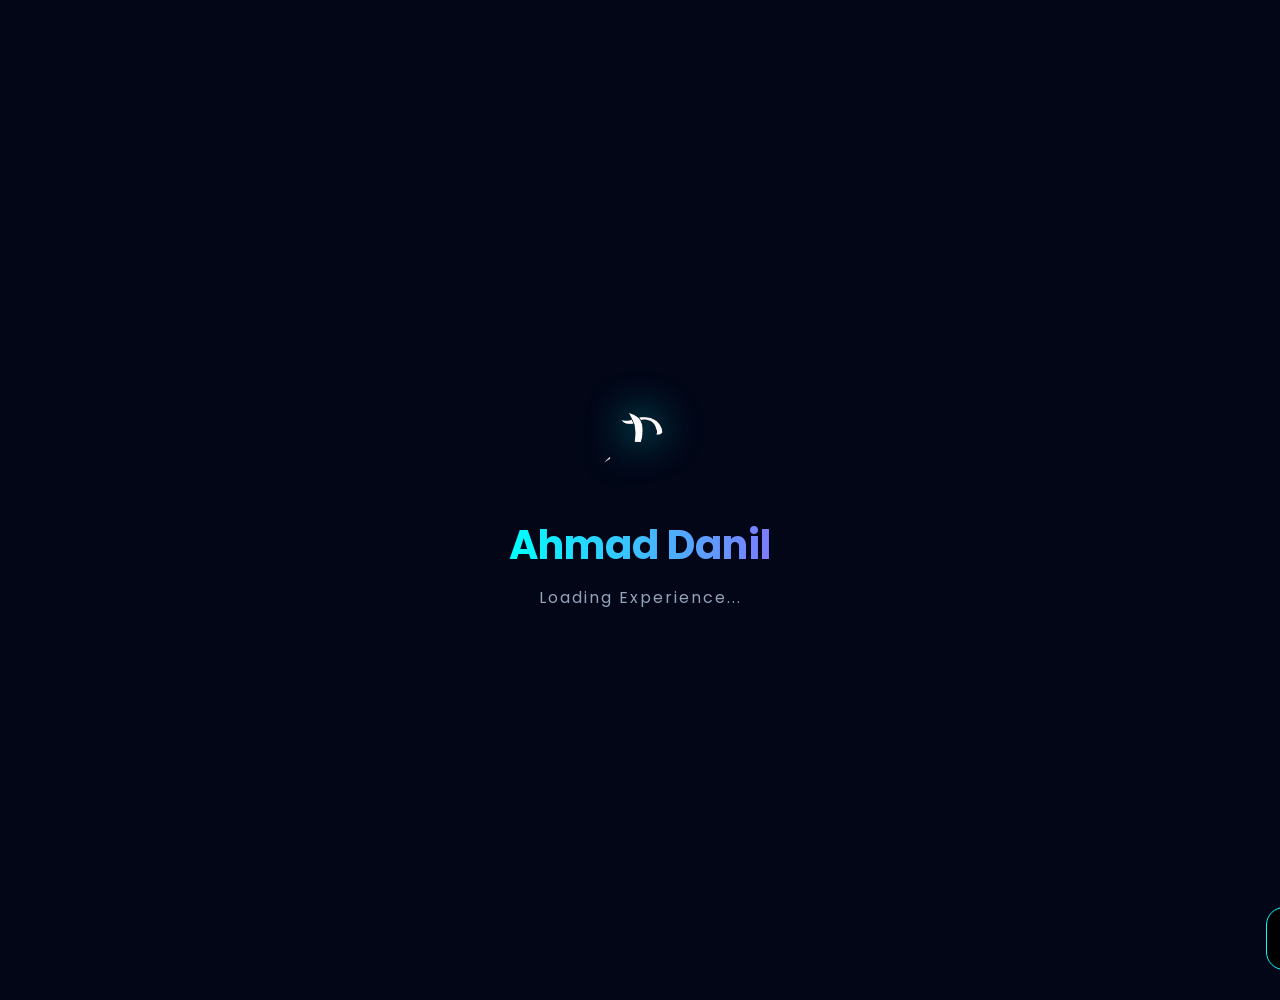
<file: index.html>
<!DOCTYPE html>
<html lang="id">
<head>
  <meta charset="UTF-8">
  <title>Ahmad Danil | Multimedia</title>
  <meta name="viewport" content="width=device-width, initial-scale=1.0">
  <link rel="stylesheet" href="style.css">
</head>
<body>

<div id="loader">

  <img src="motion1.gif" class="loader-logo">

  <h1>Ahmad Danil</h1>

  <p>Loading Experience...</p>
  <p id="quote"></p>

</div>

<div class="blob one"></div>
<div class="blob two"></div>

<nav>
  <div class="logo" id="secretLogo">
    <img src="motion1.gif" alt="Logo">
  </div>

  <ul>
    <li><a class="active" href="index.html">Home</a></li>
    <li><a href="about.html">About</a></li>
    <li><a href="portofolio.html">Portfolio</a></li>
    <li><a href="skills.html">Skills</a></li>
    <li><a href="music.html">Music</a></li>
    <li><a href="games.html">Games</a></li>
    <li><a href="social.html">Social</a></li>
    <li><a href="contact.html">Contact</a></li>
  </ul>
</nav>

<section class="hero">
  <div>
    <h1>Ahmad <span>Danil</span></h1>
    <h3>SMKN 1 WAJO Student</h3>
    <p>
      Siswa SMKN 1 WAJO jurusan DKV/Multimedia yang fokus pada desain grafis,
      fotografi, videografi, dan video editing dengan gaya visual modern.
    </p>
    <a href="portofolio.html" class="btn">Explore My Work</a>
  </div>

  <img src="profile.jpg" alt="Ahmad Danil">
</section>

<div id="achievement">
  🏆 Achievement Unlocked:
  Home Explorer
</div>

<script src="main.js"></script>
</body>
</html>
</file>
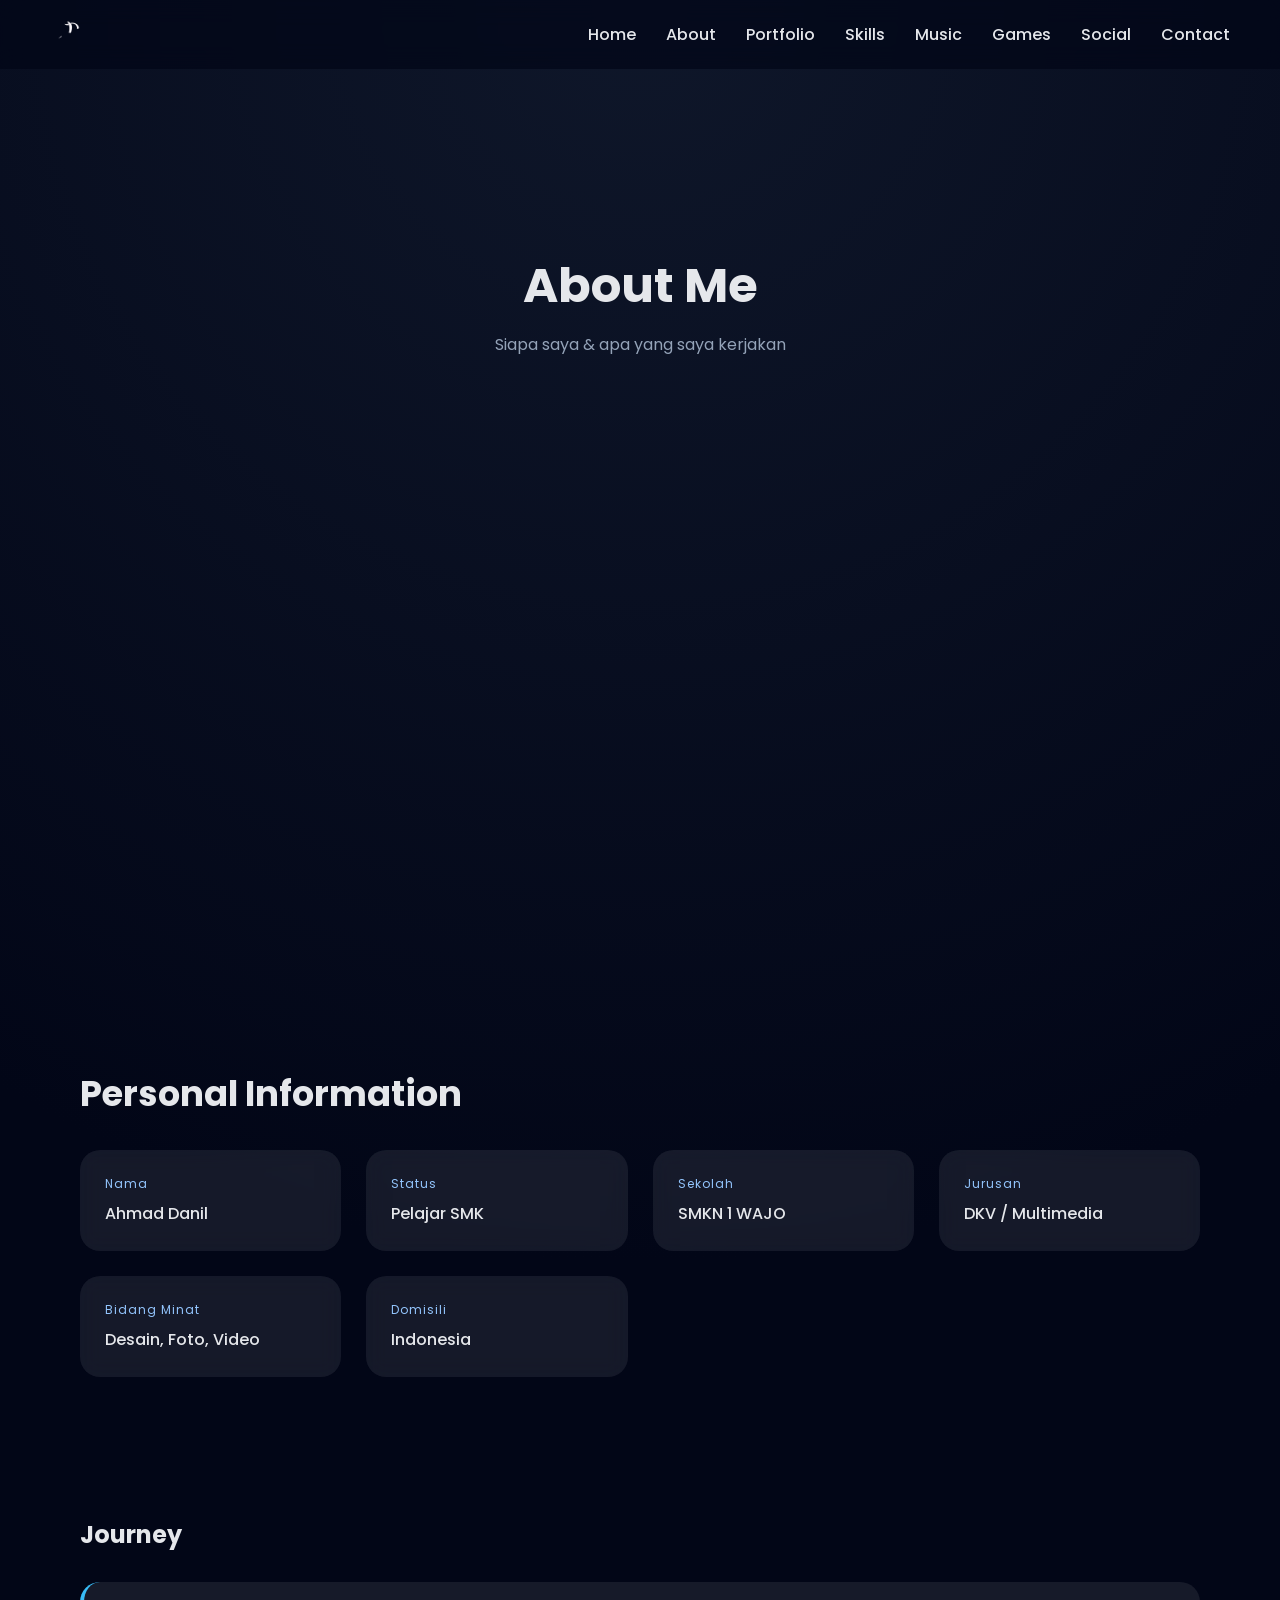
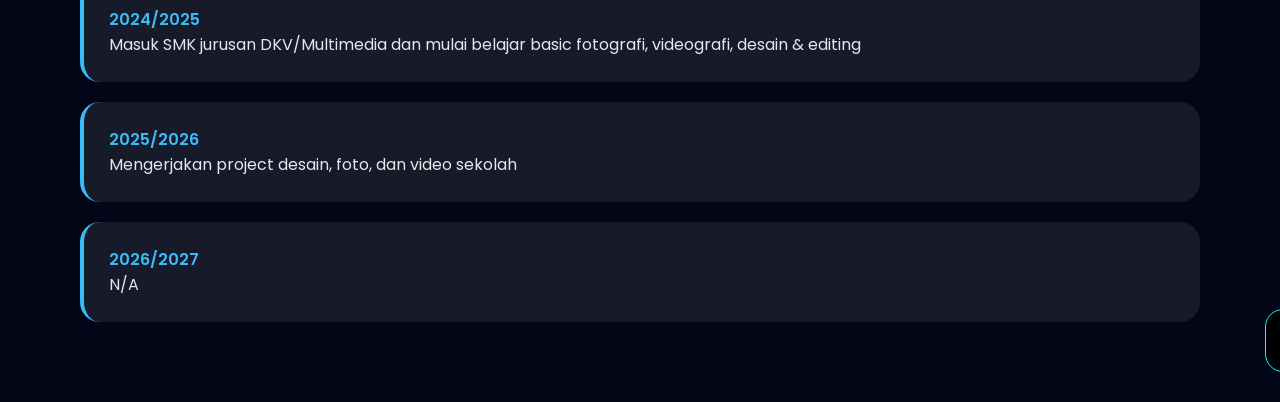
<file: about.html>
<!DOCTYPE html>
<html lang="id">
<head>
  <meta charset="UTF-8">
  <title>About | Ahmad Danil</title>
  <meta name="viewport" content="width=device-width, initial-scale=1.0">
  <link rel="stylesheet" href="style.css">
</head>
<body>

<nav>
  <div class="logo" id="secretLogo">
    <img src="motion1.gif" alt="Logo">
  </div>

  <ul>
    <li><a href="index.html">Home</a></li>
    <li><a class="active" href="about.html">About</a></li>
    <li><a href="portofolio.html">Portfolio</a></li>
    <li><a href="skills.html">Skills</a></li>
    <li><a href="music.html">Music</a></li>
    <li><a href="games.html">Games</a></li>
    <li><a href="social.html">Social</a></li>
    <li><a href="contact.html">Contact</a></li>
  </ul>
</nav>

<section class="page-title">
  <h1>About Me</h1>
  <p>Siapa saya & apa yang saya kerjakan</p>
</section>

<section class="about-wrap">
  <div class="about-img">
    <img src="profile.jpg" alt="Ahmad Danil">
  </div>

  <div class="about-text">
    <h2>Ahmad Danil</h2>
    <h4>SMKN 1 WAJO Student</h4>
    <p>
      Saya adalah siswa SMKN 1 WAJO jurusan DKV/Multimedia yang memiliki minat besar
      pada dunia visual kreatif. Saya terbiasa mengerjakan desain grafis,
      fotografi, videografi, serta editing video dengan pendekatan modern.
    </p>
    <p>
      Bagi saya, visual bukan hanya tampilan, tetapi juga cara bercerita.
    </p>
  </div>
</section>

<section class="personal-info">
  <h2>Personal Information</h2>

  <div class="info-grid">
    <div class="info-item">
      <span>Nama</span>
      <p>Ahmad Danil</p>
    </div>

    <div class="info-item">
      <span>Status</span>
      <p>Pelajar SMK</p>
    </div>

    <div class="info-item">
      <span>Sekolah</span>
      <p>SMKN 1 WAJO</p>
    </div>

    <div class="info-item">
      <span>Jurusan</span>
      <p>DKV / Multimedia</p>
    </div>

    <div class="info-item">
      <span>Bidang Minat</span>
      <p>Desain, Foto, Video</p>
    </div>

    <div class="info-item">
      <span>Domisili</span>
      <p>Indonesia</p>
    </div>
  </div>
</section>

<section class="timeline">
  <h2>Journey</h2>

  <div class="timeline-item">
    <span>2024/2025</span>
    <p>Masuk SMK jurusan DKV/Multimedia dan mulai belajar basic fotografi, videografi, desain & editing</p>
  </div>

  <div class="timeline-item">
    <span>2025/2026</span>
    <p>Mengerjakan project desain, foto, dan video sekolah</p>
  </div>

  <div class="timeline-item">
    <span>2026/2027</span>
    <p>N/A</p>
  </div>
</section>

<div id="achievement">
  🏆 Achievement Unlocked:
  About Explorer
</div>

<script src="main.js"></script>

</body>
</html>
</file>
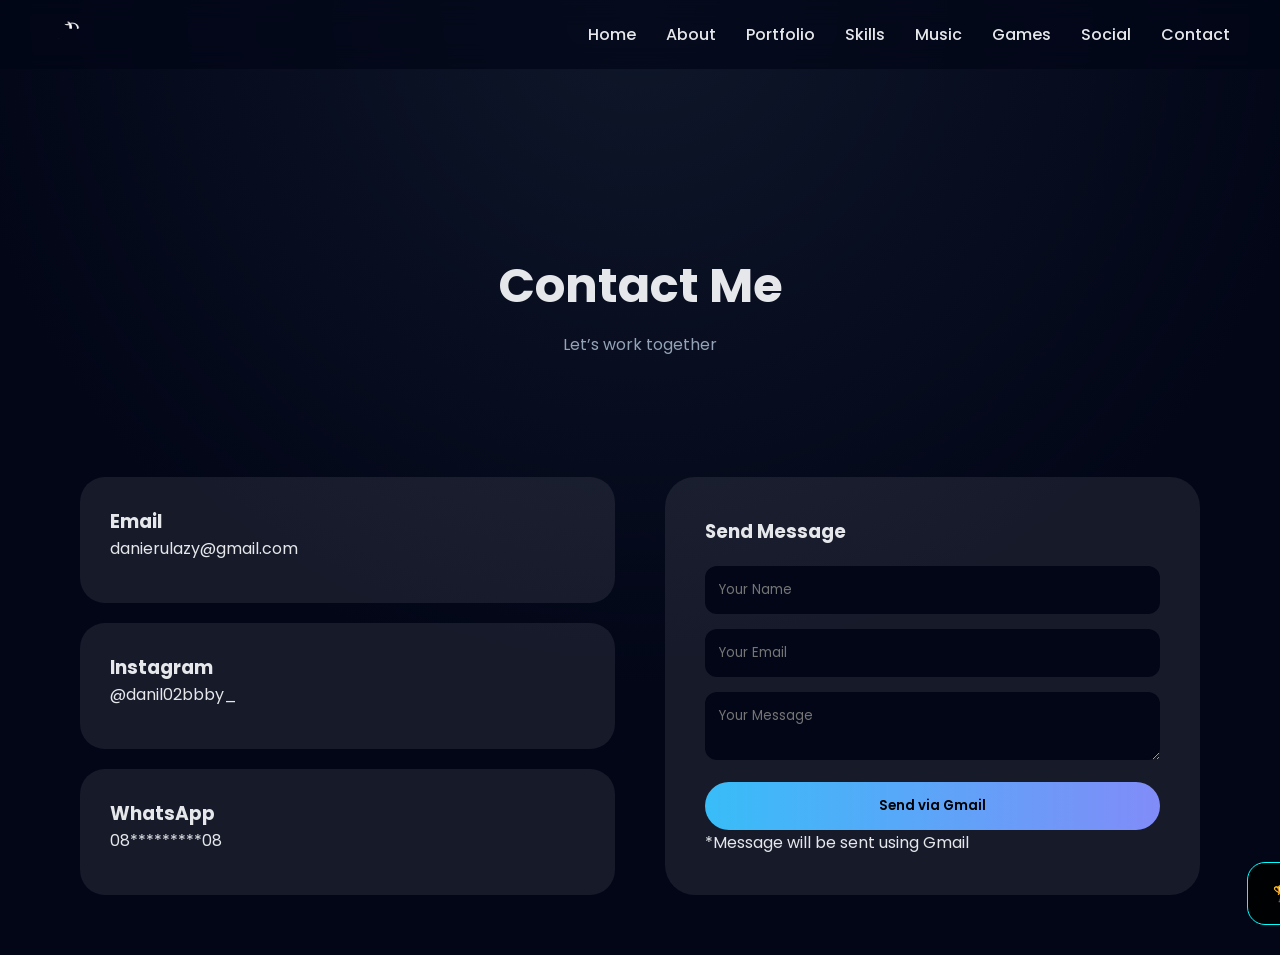
<file: contact.html>
<!DOCTYPE html>
<html lang="id">
<head>
  <meta charset="UTF-8">
  <title>Contact | Ahmad Danil</title>
  <meta name="viewport" content="width=device-width, initial-scale=1.0">
  <link rel="stylesheet" href="style.css">
</head>
<body>

<!-- NAVBAR -->
<nav>
  <div class="logo" id="secretLogo">
    <img src="motion1.gif" alt="Logo">
  </div>

  <ul>
    <li><a href="index.html">Home</a></li>
    <li><a href="about.html">About</a></li>
    <li><a href="portofolio.html">Portfolio</a></li>
    <li><a href="skills.html">Skills</a></li>
    <li><a href="music.html">Music</a></li>
    <li><a href="games.html">Games</a></li>
    <li><a href="social.html">Social</a></li>
    <li><a class="active" href="contact.html">Contact</a></li>
  </ul>
</nav>

<!-- PAGE TITLE -->
<section class="page-title">
  <h1>Contact Me</h1>
  <p>Let’s work together</p>
</section>

<!-- CONTACT SECTION -->
<section class="contact-wrap">

  <!-- CONTACT INFO -->
  <div class="contact-info">

    <div class="contact-card">
      <h3>Email</h3>
      <p>danierulazy@gmail.com</p>
    </div>

    <div class="contact-card">
      <h3>Instagram</h3>
      <p>@danil02bbby_</p>
    </div>

    <div class="contact-card">
      <h3>WhatsApp</h3>
      <p>08*********08</p>
    </div>

  </div>

  <!-- CONTACT FORM (GMAIL) -->
  <form class="contact-form"
        action="mailto:danierulazy@gmail.com"
        method="POST"
        enctype="text/plain">

    <h3>Send Message</h3>

    <input type="text"
           name="Name"
           placeholder="Your Name"
           required>

    <input type="email"
           name="Email"
           placeholder="Your Email"
           required>

    <textarea name="Message"
              placeholder="Your Message"
              required></textarea>

    <button type="button" onclick="sendGmail()">Send via Gmail</button>

    <p class="form-note">
      *Message will be sent using Gmail
    </p>

  </form>

</section>

<script>
function sendGmail() {
  const name = document.querySelector('input[name="Name"]').value;
  const email = document.querySelector('input[name="Email"]').value;
  const message = document.querySelector('textarea[name="Message"]').value;

  const gmailURL =
    `https://mail.google.com/mail/?view=cm&fs=1` +
    `&to=danierulazy@gmail.com` +
    `&su=Message from ${encodeURIComponent(name)}` +
    `&body=Email: ${encodeURIComponent(email)}%0D%0A%0D%0A${encodeURIComponent(message)}`;

  window.open(gmailURL, '_blank');
}
</script>

<div id="achievement">
  🏆 Achievement Unlocked:
  Contact Explorer
</div>

<script src="main.js"></script>

</body>
</html>
</file>
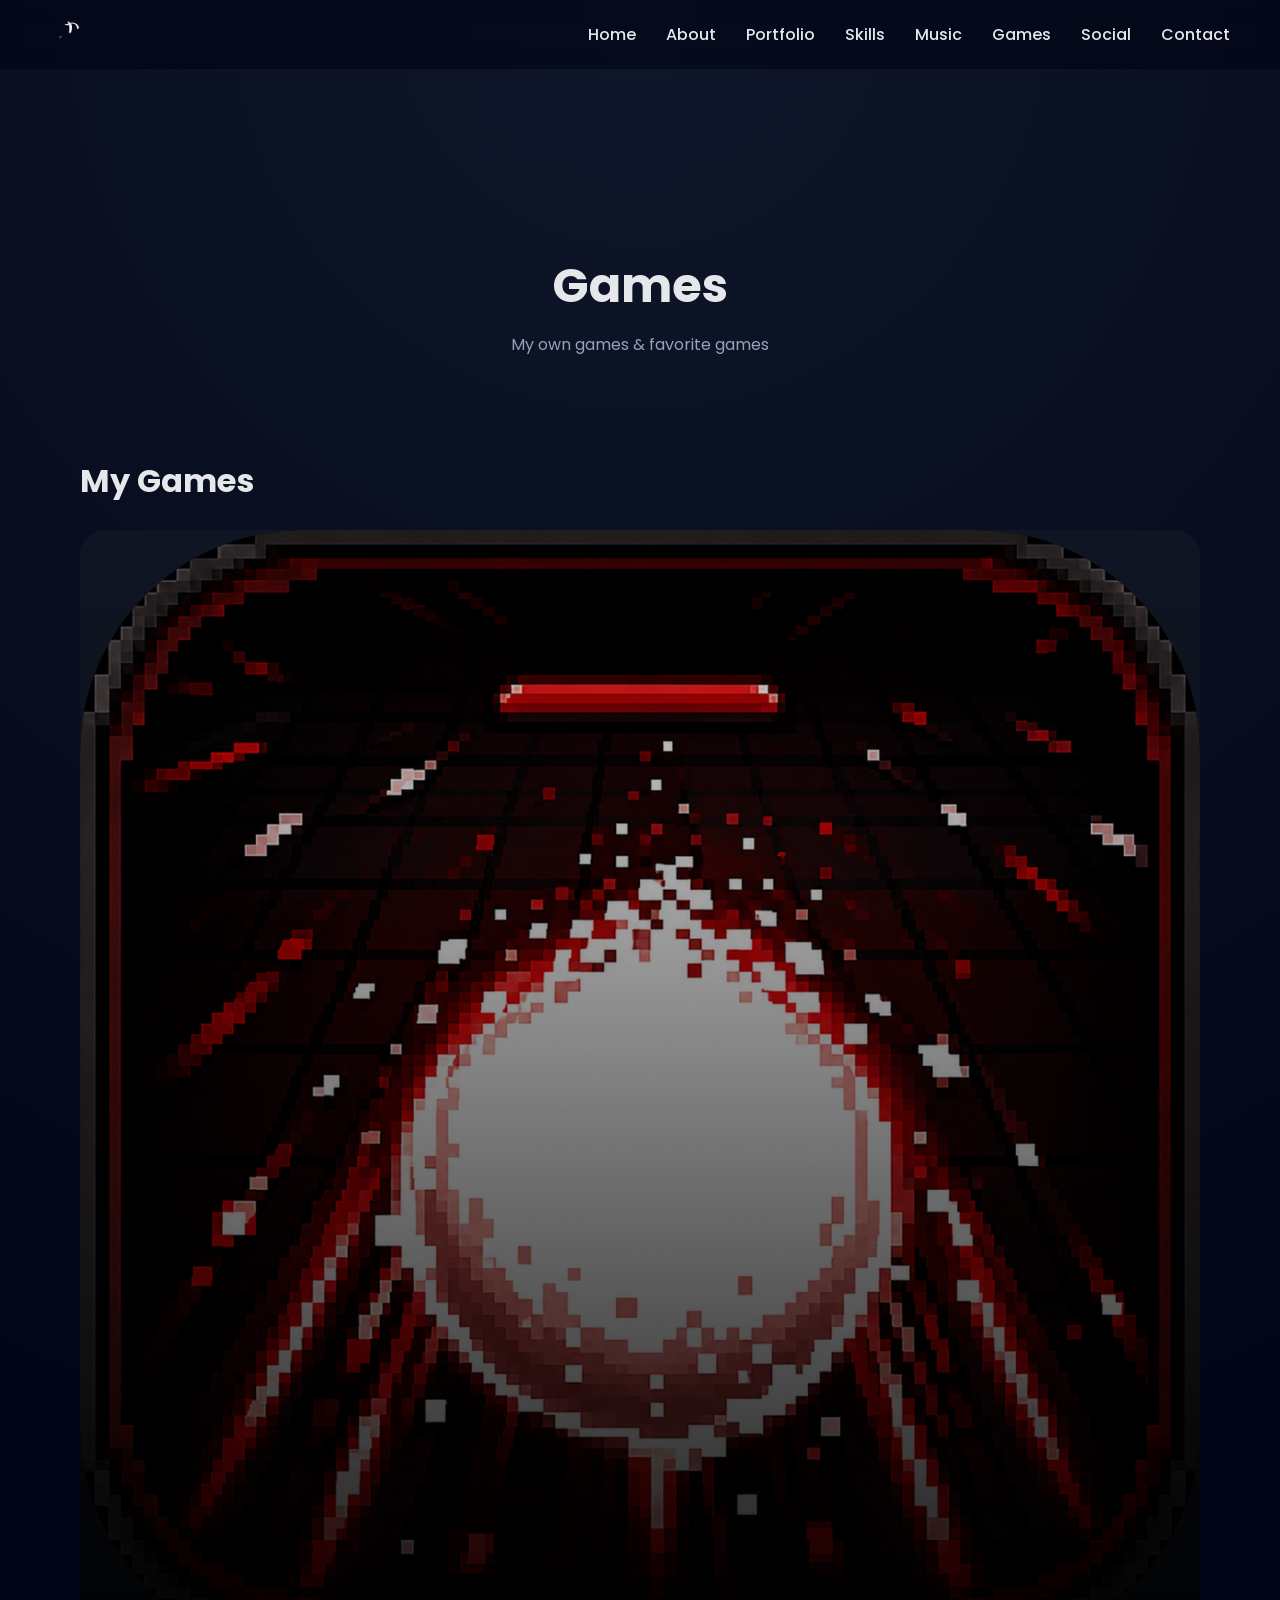
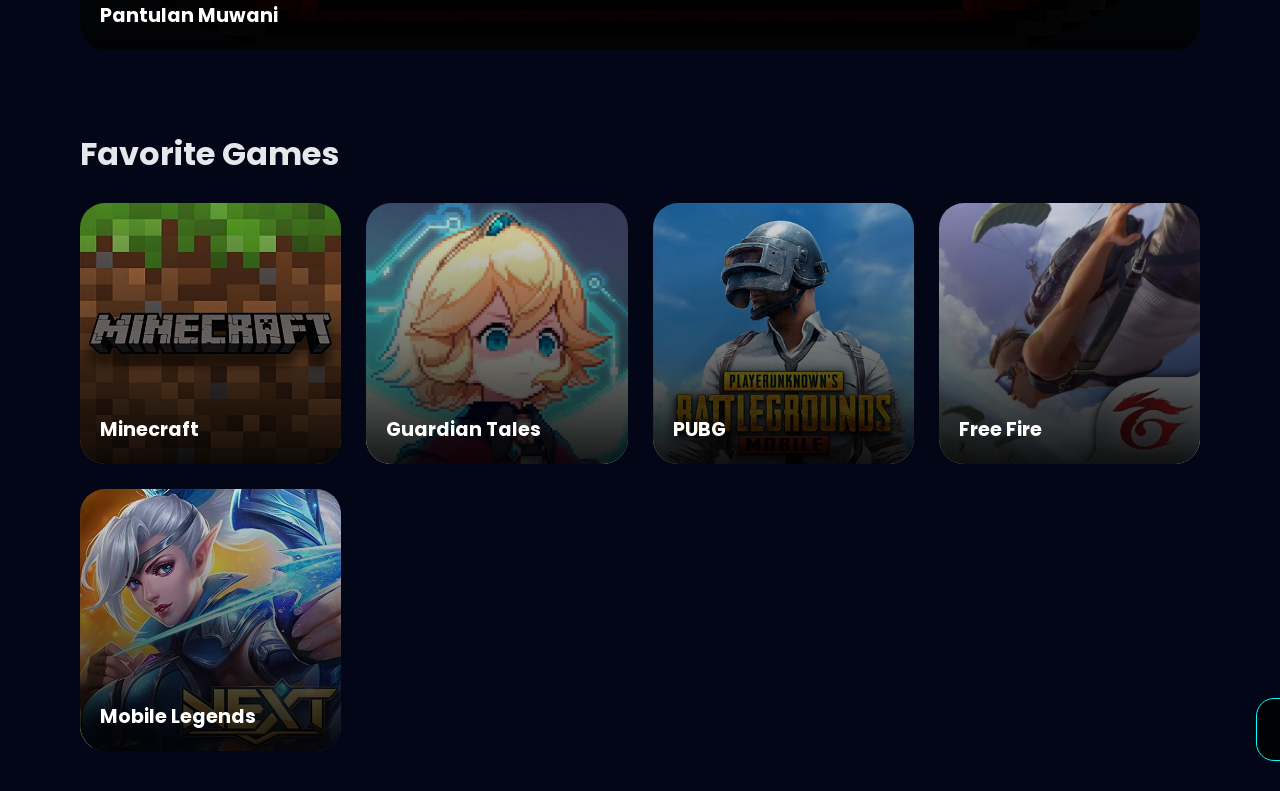
<file: games.html>
<!DOCTYPE html>
<html lang="id">
<head>
  <meta charset="UTF-8">
  <meta name="viewport" content="width=device-width, initial-scale=1.0">
  <title>Games | Ahmad Danil</title>
  <link rel="stylesheet" href="style.css">
</head>
<body>

<nav>
  <div class="logo" id="secretLogo">
    <img src="motion1.gif">
  </div>

  <ul>
    <li><a href="index.html">Home</a></li>
    <li><a href="about.html">About</a></li>
    <li><a href="portofolio.html">Portfolio</a></li>
    <li><a href="skills.html">Skills</a></li>
    <li><a href="music.html">Music</a></li>
    <li><a class="active" href="games.html">Games</a></li>
    <li><a href="social.html">Social</a></li>
    <li><a href="contact.html">Contact</a></li>
  </ul>
</nav>

<section class="page-title">
  <h1>Games</h1>
  <p>My own games & favorite games</p>
</section>

<!-- GAME BUATAN -->
<section class="games-section">
  <h2>My Games</h2>

  <div class="games-grid">

    <a href="https://danierulazy.github.io/pantulan-muwani/"
       target="_blank"
       class="game-card">
      <img src="game1.jpg">
      <div class="game-overlay">
        <h3>Pantulan Muwani</h3>
      </div>
    </a>

  </div>
</section>

<!-- GAME FAVORIT -->
<section class="games-section">
  <h2>Favorite Games</h2>

  <div class="games-grid">

    <a href="https://minecraft.wiki/"
       target="_blank"
       class="game-card">
      <img src="minecraft.jpg">
      <div class="game-overlay">
        <h3>Minecraft</h3>
      </div>
    </a>

    <a href="https://guardian-tales.fandom.com/wiki/Guardian_Tales_Wiki"
       target="_blank"
       class="game-card">
      <img src="guardian.jpg">
      <div class="game-overlay">
        <h3>Guardian Tales</h3>
      </div>
    </a>

    <a href="https://pubg.fandom.com/wiki/PUBG_Wiki"
       target="_blank"
       class="game-card">
      <img src="pubg.jpg">
      <div class="game-overlay">
        <h3>PUBG</h3>
      </div>
    </a>

    <a href="https://freefire.fandom.com/wiki/Free_Fire_Wiki"
       target="_blank"
       class="game-card">
      <img src="ff.jpg">
      <div class="game-overlay">
        <h3>Free Fire</h3>
      </div>
    </a>

    <a href="https://mobile-legends.fandom.com/wiki/Mobile_Legends:_Bang_Bang_Wiki"
       target="_blank"
       class="game-card">
      <img src="ml.jpg">
      <div class="game-overlay">
        <h3>Mobile Legends</h3>
      </div>
    </a>

  </div>
</section>

<div id="achievement">
  🏆 Achievement Unlocked:
  Games Explorer
</div>

<script src="main.js"></script>
</body>
</html>
</file>
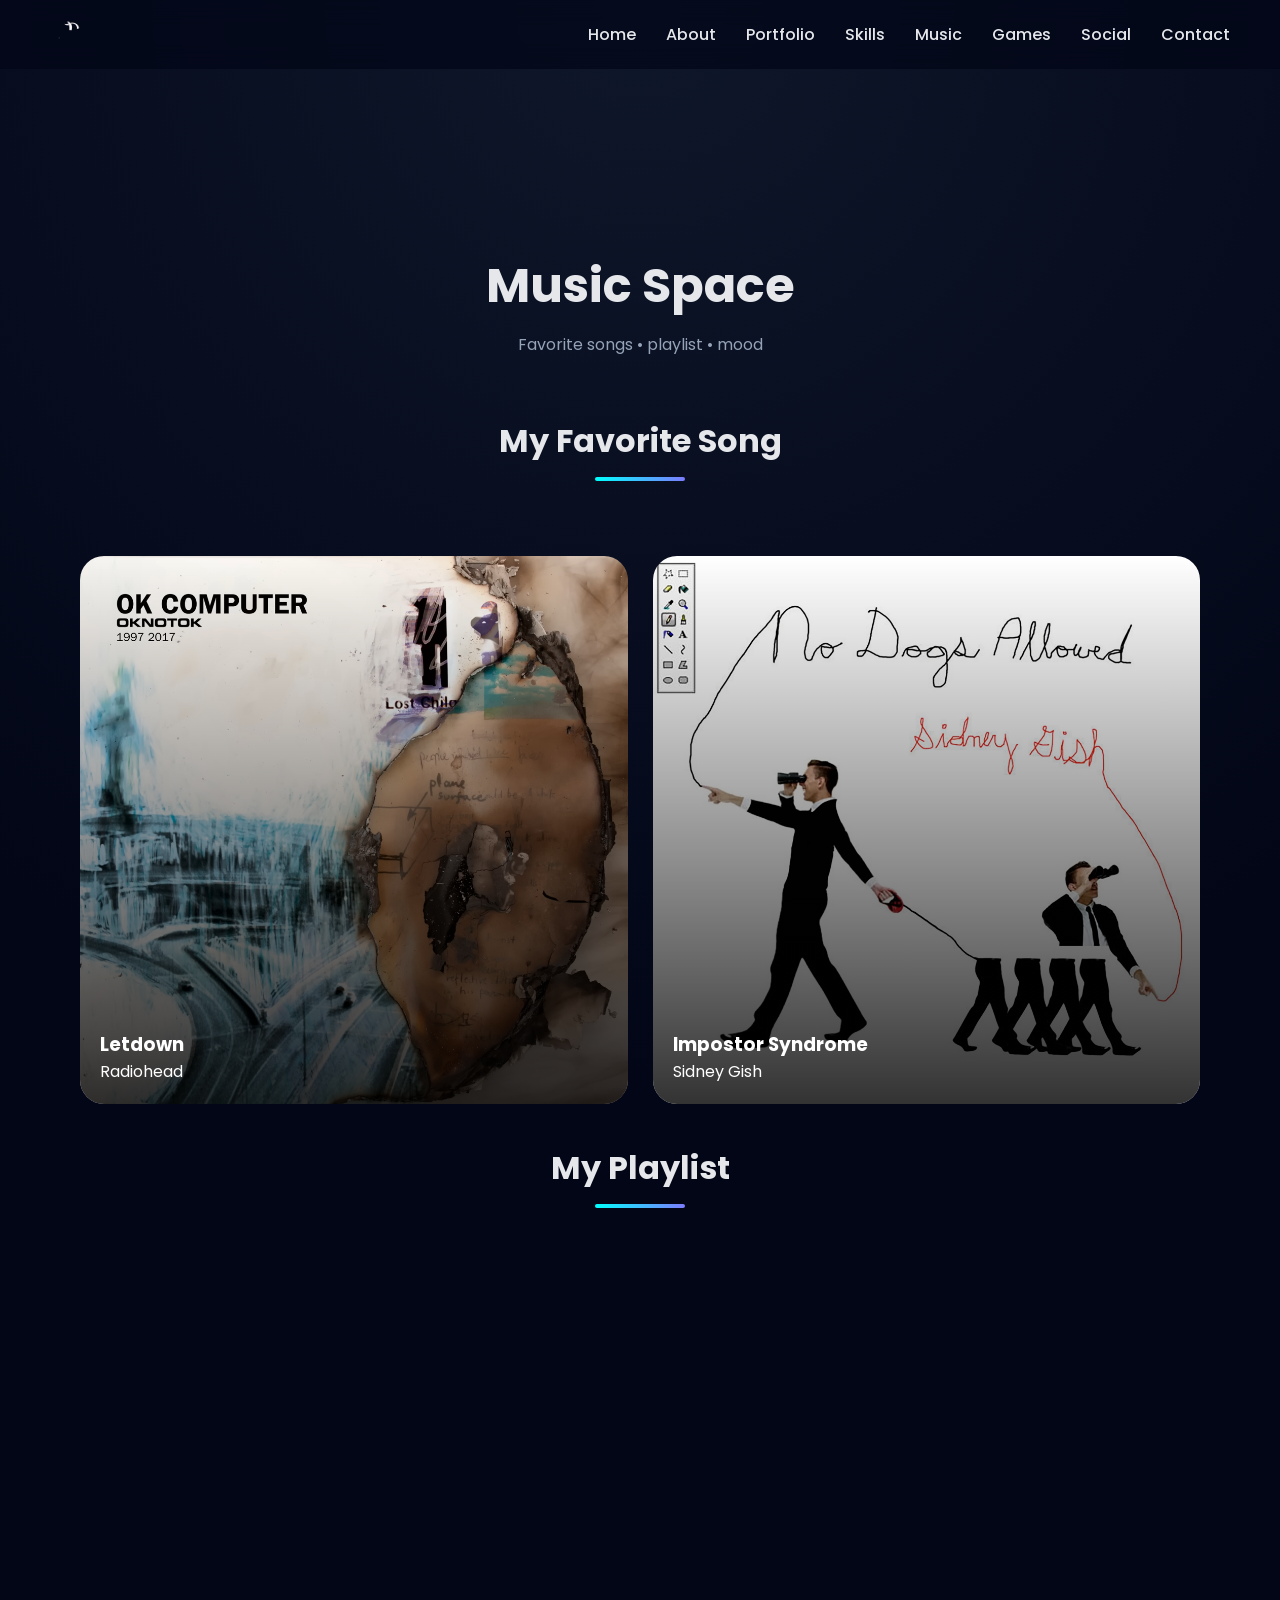
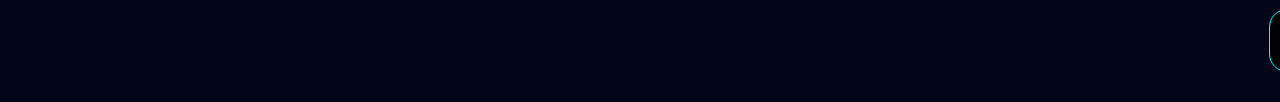
<file: music.html>
<!DOCTYPE html>
<html lang="id">
<head>
  <meta charset="UTF-8">
  <meta name="viewport" content="width=device-width, initial-scale=1.0">
  <title>Music | Ahmad Danil</title>
  <link rel="stylesheet" href="style.css">
</head>
<body>

<nav>
  <div class="logo" id="secretLogo">
    <img src="motion1.gif">
  </div>

  <ul>
    <li><a href="index.html">Home</a></li>
    <li><a href="about.html">About</a></li>
    <li><a href="portofolio.html">Portfolio</a></li>
    <li><a href="skills.html">Skills</a></li>
    <li><a class="active" href="music.html">Music</a></li>
    <li><a href="games.html">Games</a></li>
    <li><a href="social.html">Social</a></li>
    <li><a href="contact.html">Contact</a></li>
  </ul>
</nav>

<section class="page-title">
  <h1>Music Space</h1>
  <p>Favorite songs • playlist • mood</p>
</section>

<section class="favorite-section">

  <h2>My Favorite Song</h2>

<section class="music-grid">

  <div class="music-card"
       onclick="playMusic('song1.mp3', this)">

    <img src="cover1.png">

    <div class="music-overlay">
      <h3>Letdown</h3>
      <p>Radiohead</p>
    </div>

  </div>

  <div class="music-card"
       onclick="playMusic('song2.mp3', this)">

    <img src="cover2.png">

    <div class="music-overlay">
      <h3>Impostor Syndrome</h3>
      <p>Sidney Gish</p>
    </div>

  </div>

</section>

<audio id="audioPlayer"></audio>

<section class="spotify-section">

  <h2>My Playlist</h2>

  <iframe
    data-testid="embed-iframe"
    style="border-radius:12px"
    src="https://open.spotify.com/embed/playlist/1V4jELbGyrXCFncR5xhvay?utm_source=generator&theme=0"
    width="100%"
    height="352"
    frameborder="0"
    allowfullscreen=""
    allow="autoplay; clipboard-write; encrypted-media; fullscreen; picture-in-picture"
    loading="lazy">
  </iframe>

</section>

<div id="secret-player">

  <button id="close-player">
    ✕
  </button>

 <video
  id="rick-video"
  width="320"
  controls
  preload="none">

   <source
     src="rickroll.mp4"
     type="video/mp4">

  </video>

</div>

<div id="achievement">
  🏆 Achievement Unlocked:
  Music Explorer
</div>

<script src="main.js"></script>
</body>
</html>
</file>
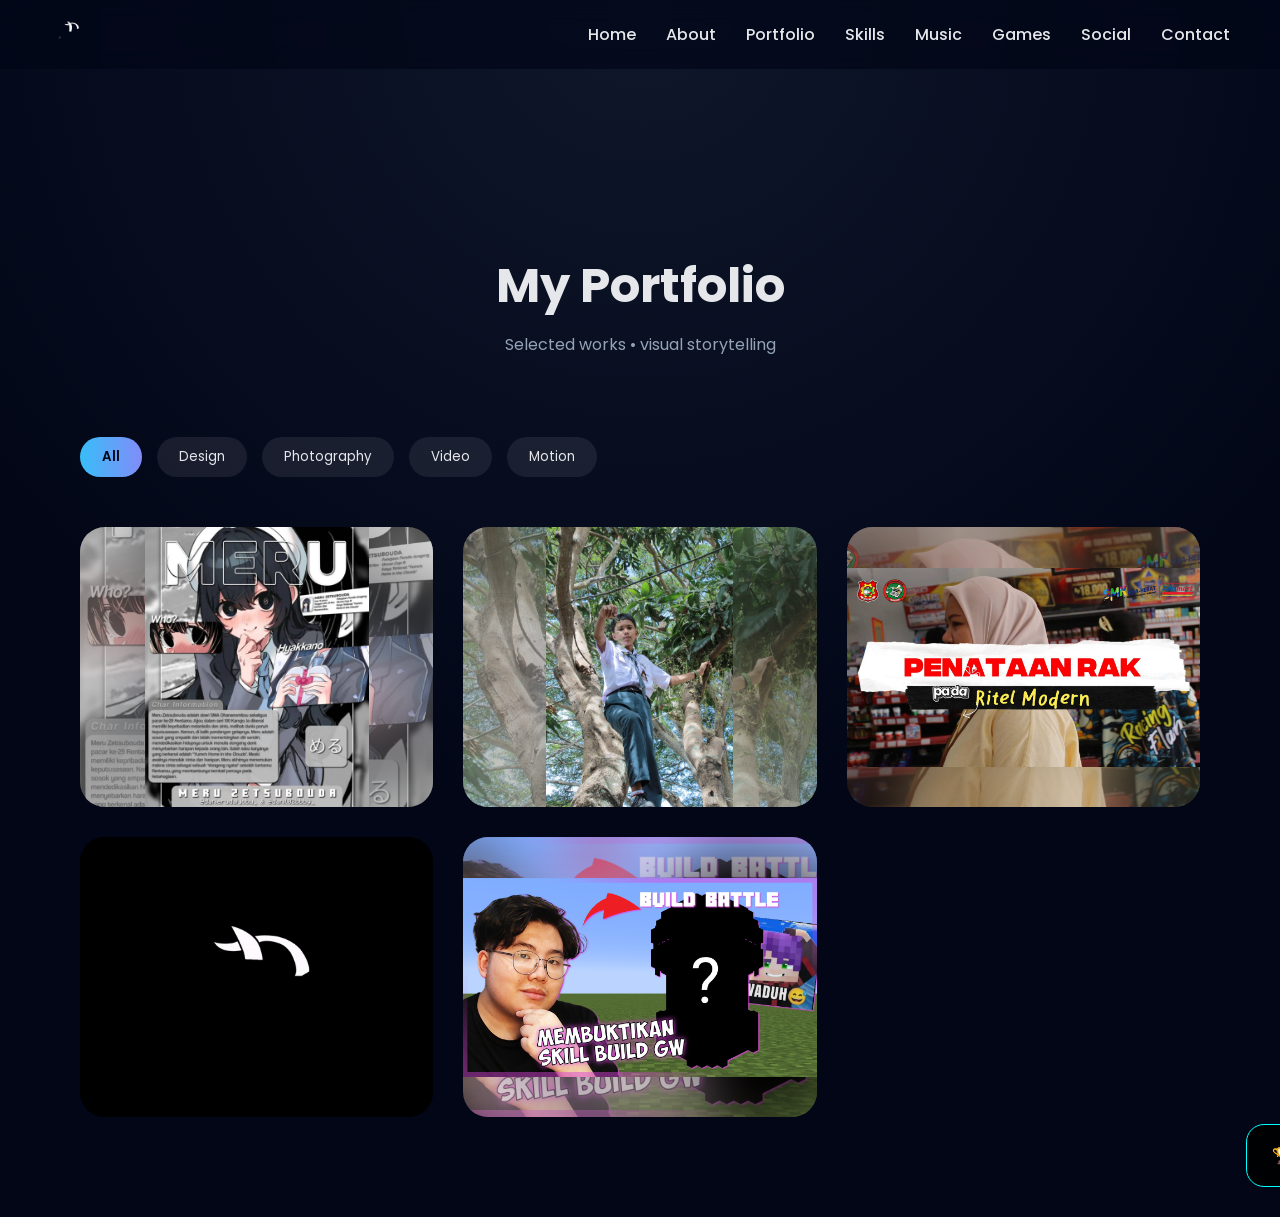
<file: portofolio.html>
<!DOCTYPE html>
<html lang="id">
<head>
  <meta charset="UTF-8">
  <title>Portfolio | Ahmad Danil</title>
  <meta name="viewport" content="width=device-width, initial-scale=1.0">
  <link rel="stylesheet" href="style.css">
</head>
<body>

<nav>
  <div class="logo" id="secretLogo">
    <img src="motion1.gif" alt="Logo">
  </div>

  <ul>
    <li><a href="index.html">Home</a></li>
    <li><a href="about.html">About</a></li>
    <li><a class="active" href="portofolio.html">Portfolio</a></li>
    <li><a href="skills.html">Skills</a></li>
    <li><a href="music.html">Music</a></li>
    <li><a href="games.html">Games</a></li>
    <li><a href="social.html">Social</a></li>
    <li><a href="contact.html">Contact</a></li>
  </ul>
</nav>

<section class="page-title">
  <h1>My Portfolio</h1>
  <p>Selected works • visual storytelling</p>
</section>

<!-- FILTER -->
<section class="portfolio-filter">
  <button class="filter-btn active" data-filter="all">All</button>
  <button class="filter-btn" data-filter="design">Design</button>
  <button class="filter-btn" data-filter="photo">Photography</button>
  <button class="filter-btn" data-filter="video">Video</button>
  <button class="filter-btn" data-filter="motion">Motion</button>
</section>

<!-- GRID -->
<!-- GRID -->
<section class="portfolio-grid">

  <div class="portfolio-item design"
       style="background-image:url('poster1.jpg')">
    <div class="overlay">
      <h3>GFX Design</h3>
      <p>Anime GFX Design</p>
    </div>
  </div>

  <div class="portfolio-item photo"
       style="background-image:url('photo1.jpg')">
    <div class="overlay">
      <h3>Photography</h3>
      <p>Composition & Lighting</p>
    </div>
  </div>

  <div class="portfolio-item video"
       style="background-image:url('video-thumb1.jpg')"
       onclick="window.open('https://youtu.be/d2ym3MhWYus?si=jjY5nO4dx4XKmR8q','_blank')">
    <div class="overlay">
      <h3>Video Editing</h3>
      <p>School Project Editing</p>
    </div>
  </div>

  <div class="portfolio-item motion"
       style="background-image:url('motion2.gif')">
    <div class="overlay">
      <h3>Motion Graphic</h3>
      <p>Animated Visual</p>
    </div>
  </div>

  <div class="portfolio-item video"
       style="background-image:url('video-thumb2.jpg')"
       onclick="window.open('https://youtu.be/kfKSKs3OUXU?si=5tukx0JNT2Txt4ai','_blank')">
    <div class="overlay">
      <h3>YouTube Video</h3>
      <p>Meme Gaming YouTube Video</p>
    </div>
  </div>

</section>

<div id="achievement">
  🏆 Achievement Unlocked:
  Portfolio Explorer
</div>

<script src="main.js"></script>
</body>
</html>
</file>
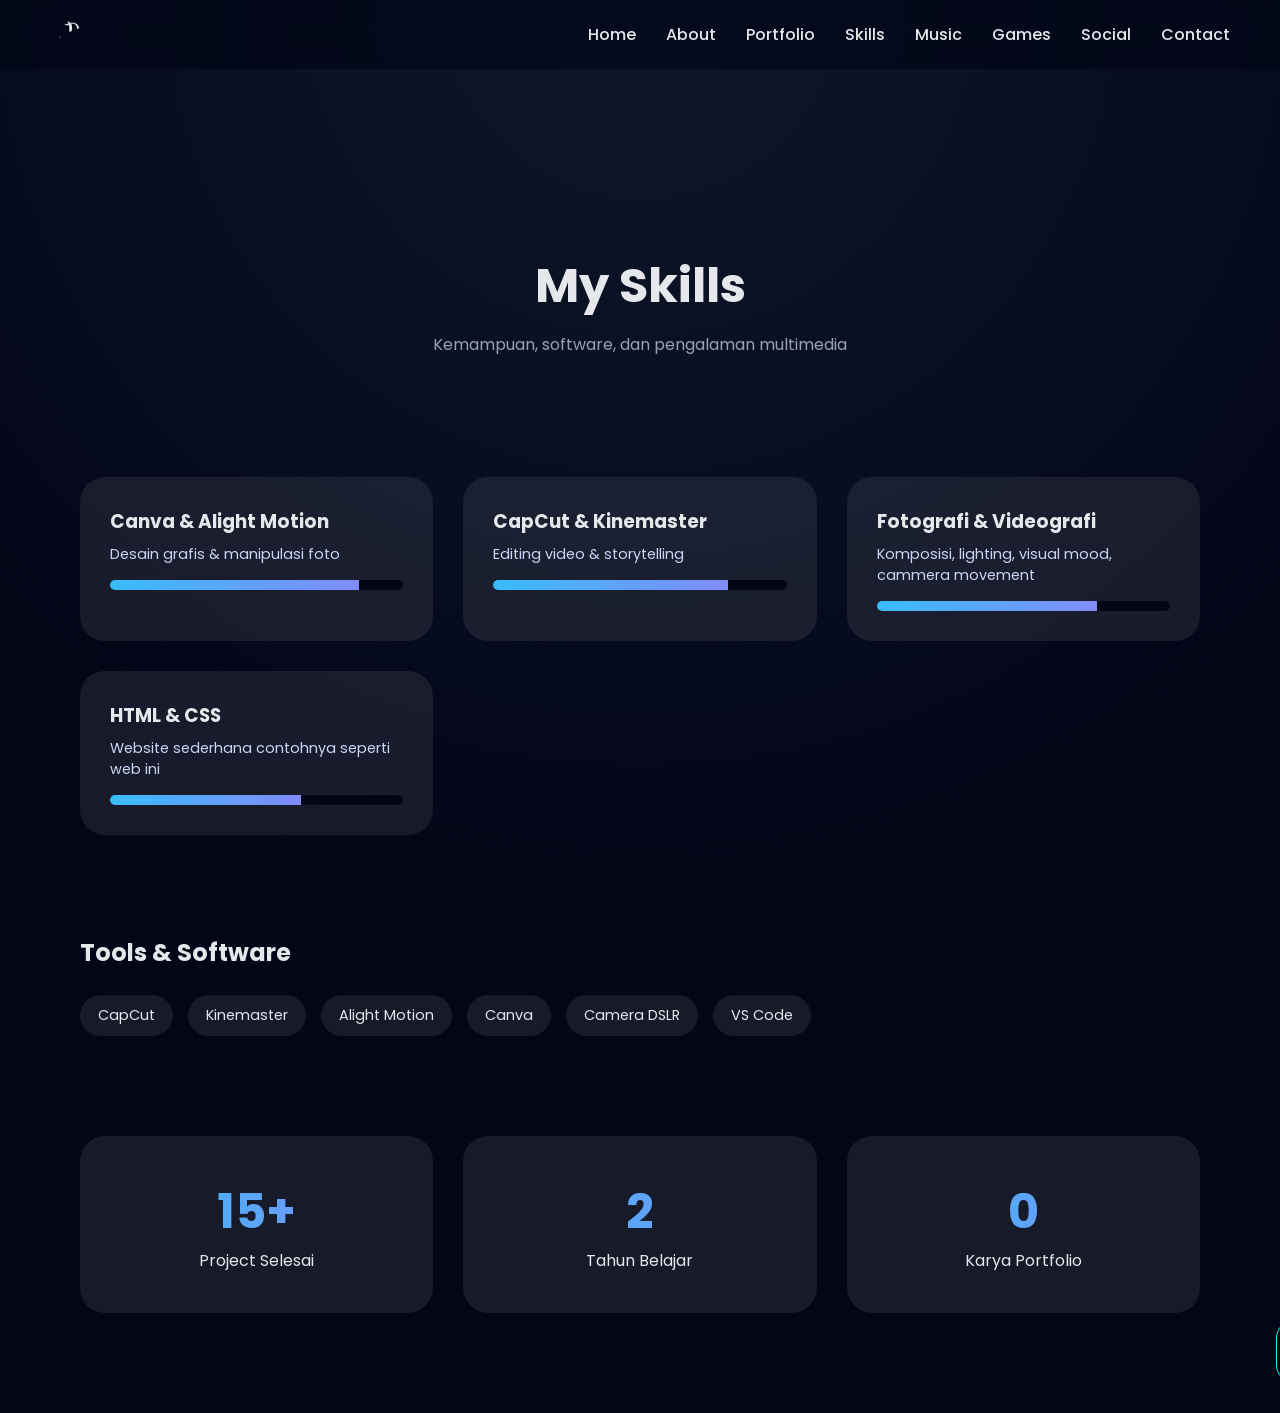
<file: skills.html>
<!DOCTYPE html>
<html lang="id">
<head>
  <meta charset="UTF-8">
  <title>Skills | Ahmad Danil</title>
  <meta name="viewport" content="width=device-width, initial-scale=1.0">
  <link rel="stylesheet" href="style.css">
</head>
<body>

<nav>
  <div class="logo" id="secretLogo">
    <img src="motion1.gif" alt="Logo">
  </div>

  <ul>
    <li><a href="index.html">Home</a></li>
    <li><a href="about.html">About</a></li>
    <li><a href="portofolio.html">Portfolio</a></li>
    <li><a class="active" href="skills.html">Skills</a></li>
    <li><a href="music.html">Music</a></li>
    <li><a href="games.html">Games</a></li>
    <li><a href="social.html">Social</a></li>
    <li><a href="contact.html">Contact</a></li>
  </ul>
</nav>

<section class="page-title">
  <h1>My Skills</h1>
  <p>Kemampuan, software, dan pengalaman multimedia</p>
</section>

<!-- === SKILL CARD === -->
<section class="skill-grid">

  <div class="skill-card">
    <h3>Canva & Alight Motion</h3>
    <p>Desain grafis & manipulasi foto</p>
    <div class="bar">
      <div data-value="85%"></div>
    </div>
  </div>

  <div class="skill-card">
    <h3>CapCut &  Kinemaster</h3>
    <p>Editing video & storytelling</p>
    <div class="bar">
      <div data-value="80%"></div>
    </div>
  </div>

  <div class="skill-card">
    <h3>Fotografi & Videografi</h3>
    <p>Komposisi, lighting, visual mood, cammera movement</p>
    <div class="bar">
      <div data-value="75%"></div>
    </div>
  </div>

  <div class="skill-card">
    <h3>HTML & CSS</h3>
    <p>Website sederhana contohnya seperti web ini</p>
    <div class="bar">
      <div data-value="65%"></div>
    </div>
  </div>

</section>

<!-- === TOOLS === -->
<section class="tools">
  <h2>Tools & Software</h2>
  <div class="tools-grid">
    <span>CapCut</span>
    <span>Kinemaster</span>
    <span>Alight Motion</span>
    <span>Canva</span>
    <span>Camera DSLR</span>
    <span>VS Code</span>
  </div>
</section>

<!-- === STATS === -->
<section class="stats">
  <div class="stat">
    <h1 data-count="30">15+</h1>
    <p>Project Selesai</p>
  </div>
  <div class="stat">
    <h1 data-count="2">2</h1>
    <p>Tahun Belajar</p>
  </div>
  <div class="stat">
    <h1 data-count="10">0</h1>
    <p>Karya Portfolio</p>
  </div>
</section>

<div id="achievement">
  🏆 Achievement Unlocked:
  Skills Explorer
</div>

<script src="main.js"></script>
</body>
</html>
</file>
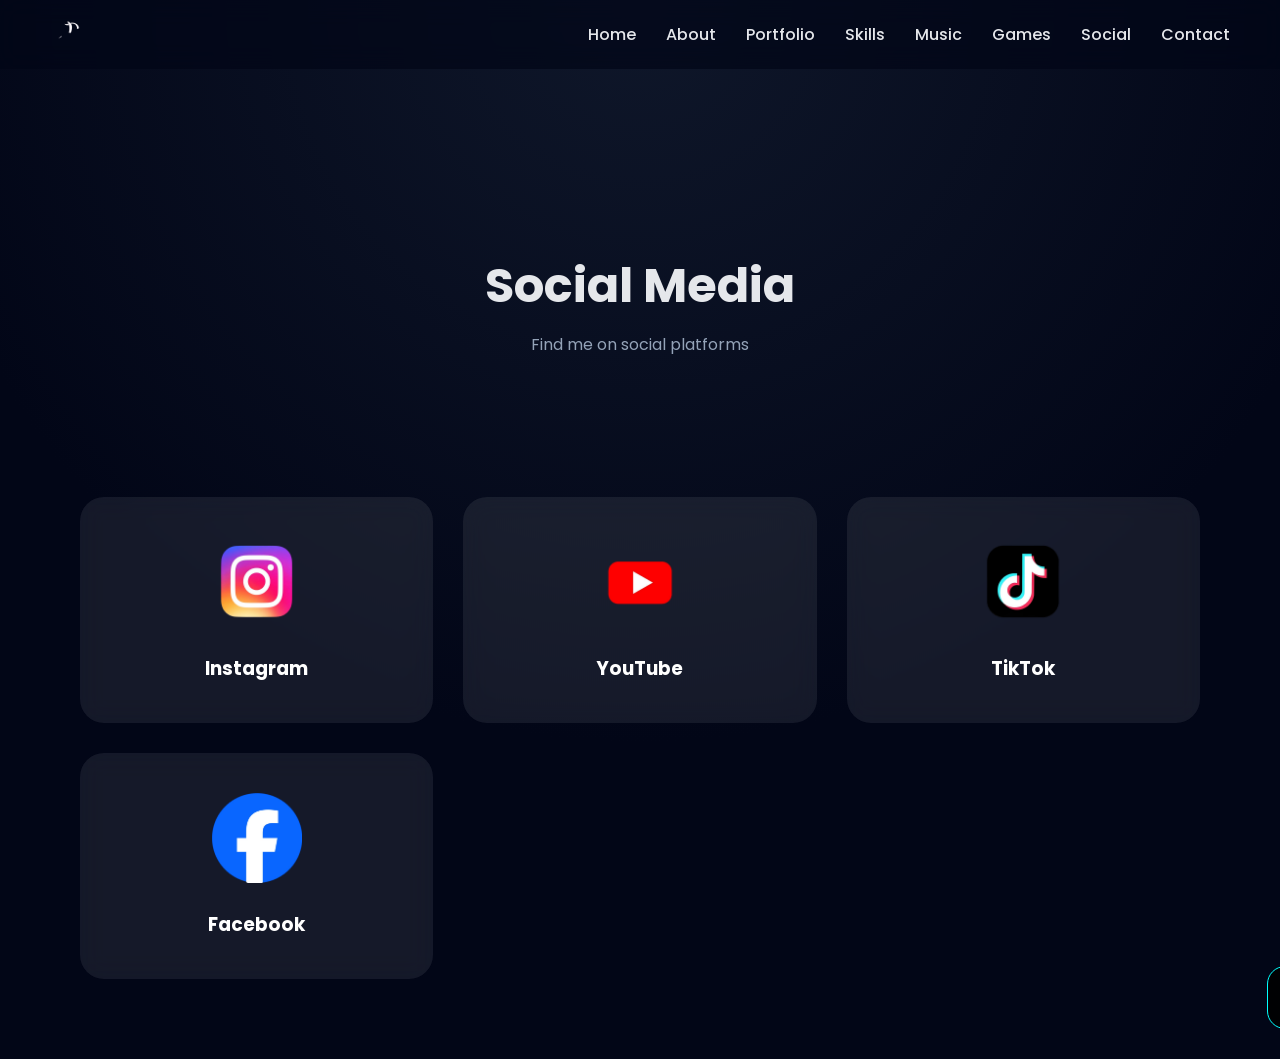
<file: social.html>
<!DOCTYPE html>
<html lang="id">
<head>
  <meta charset="UTF-8">
  <meta name="viewport" content="width=device-width, initial-scale=1.0">
  <title>Social | Ahmad Danil</title>
  <link rel="stylesheet" href="style.css">
</head>
<body>

<nav>
  <div class="logo" id="secretLogo">
    <img src="motion1.gif">
  </div>

  <ul>
    <li><a href="index.html">Home</a></li>
    <li><a href="about.html">About</a></li>
    <li><a href="portofolio.html">Portfolio</a></li>
    <li><a href="skills.html">Skills</a></li>
    <li><a href="music.html">Music</a></li>
    <li><a href="games.html">Games</a></li>
    <li><a class="active" href="social.html">Social</a></li>
    <li><a href="contact.html">Contact</a></li>
  </ul>
</nav>

<section class="page-title">
  <h1>Social Media</h1>
  <p>Find me on social platforms</p>
</section>

<section class="social-grid">

  <a href="https://www.instagram.com/danil02bbby_?igsh=MWY0eThjcG1pd2YwcQ==" target="_blank" class="social-card">

    <img src="instagram.png">

    <h3>Instagram</h3>

  </a>

  <a href="https://www.youtube.com/@Danieru_CH" target="_blank" class="social-card">

    <img src="youtube.png">

    <h3>YouTube</h3>

  </a>

  <a href="https://tiktok.com/@danierudaijobu_" target="_blank" class="social-card">

    <img src="tiktok.png">

    <h3>TikTok</h3>

  </a>

  <a href="https://www.facebook.com/ahmad.danil.7505468" target="_blank" class="social-card">

    <img src="facebook.png">

    <h3>Facebook</h3>

  </a>

</section>

<div id="achievement">
  🏆 Achievement Unlocked:
  Social Explorer
</div>

<script src="main.js"></script>
</body>
</html>
</file>
<file: style.css>
@import url('https://fonts.googleapis.com/css2?family=Poppins:wght@300;400;600;700&display=swap');

:root {
  --blue: #38bdf8;
  --purple: #818cf8;
  --dark: #020617;
  --glass: rgba(255,255,255,0.08);
}

* {
  margin: 0;
  padding: 0;
  box-sizing: border-box;
  font-family: 'Poppins', sans-serif;
}

body {
  background: radial-gradient(circle at top, #0f172a, #020617 60%);
  color: #e5e7eb;
  overflow-x: hidden;
}

/* ===== BACKGROUND ANIMATED BLOBS ===== */
.blob {
  position: absolute;
  width: 300px;
  height: 300px;
  background: linear-gradient(135deg, var(--blue), var(--purple));
  filter: blur(120px);
  opacity: 0.4;
  animation: float 10s infinite alternate;
}

.blob.one { top: 10%; left: 5%; }
.blob.two { bottom: 10%; right: 5%; animation-delay: 3s; }

@keyframes float {
  from { transform: translateY(0); }
  to { transform: translateY(-60px); }
}

/* ===== NAVBAR ===== */
nav {
  position: fixed;
  width: 100%;
  top: 0;
  backdrop-filter: blur(12px);
  background: rgba(2,6,23,.7);
  display: flex;
  justify-content: space-between;
  padding: 18px 70px;
  z-index: 100;
}

.logo {
  font-size: 1.6rem;
  font-weight: 700;
  background: linear-gradient(90deg, var(--blue), var(--purple));
  -webkit-background-clip: text;
  -webkit-text-fill-color: transparent;
}

nav ul {
  list-style: none;
  display: flex;
  gap: 30px;
}

nav ul li a {
  color: #e5e7eb;
  text-decoration: none;
  font-weight: 500;
  position: relative;
}

nav ul li a::after {
  content: "";
  position: absolute;
  left: 0;
  bottom: -6px;
  width: 0;
  height: 2px;
  background: var(--blue);
  transition: .3s;
}

nav ul li a:hover::after {
  width: 100%;
}

/* ===== HERO ===== */
.hero {
  min-height: 100vh;
  padding: 140px 80px;
  display: grid;
  grid-template-columns: 1.2fr 1fr;
  align-items: center;
}

.hero h1 {
  font-size: 3.8rem;
}

.hero span {
  background: linear-gradient(90deg, var(--blue), var(--purple));
  -webkit-background-clip: text;
  -webkit-text-fill-color: transparent;
}

.hero p {
  margin: 20px 0;
  line-height: 1.9;
  max-width: 520px;
}

.btn {
  display: inline-block;
  padding: 14px 36px;
  border-radius: 40px;
  background: linear-gradient(90deg, var(--blue), var(--purple));
  color: #020617;
  font-weight: 600;
  text-decoration: none;
  transition: .3s;
}

.btn:hover {
  transform: translateY(-5px) scale(1.03);
  box-shadow: 0 20px 40px rgba(129,140,248,.4);
}

/* ===== PORTFOLIO CARD ===== */
.grid {
  display: grid;
  grid-template-columns: repeat(auto-fit,minmax(260px,1fr));
  gap: 30px;
  padding: 80px;
}

.card {
  position: relative;
  height: 280px;
  border-radius: 25px;
  overflow: hidden;
  background: #020617;
  cursor: pointer;
}

.card::before {
  content: "";
  position: absolute;
  inset: 0;
  background: linear-gradient(180deg, transparent, rgba(2,6,23,.9));
}

.card h3 {
  position: absolute;
  bottom: 20px;
  left: 20px;
}

.card:hover {
  transform: translateY(-10px);
}

/* ===== SKILLS BAR ===== */
.skill {
  margin: 25px 80px;
}

.skill span {
  display: flex;
  justify-content: space-between;
}

.bar {
  height: 10px;
  background: #020617;
  border-radius: 20px;
  overflow: hidden;
  margin-top: 8px;
}

.bar div {
  height: 100%;
  background: linear-gradient(90deg, var(--blue), var(--purple));
  width: 0;
  transition: width 1.5s ease;
}
/* ===== ABOUT ===== */
.about-wrap {
  padding: 60px 80px;
  display: grid;
  grid-template-columns: 1fr 1.2fr;
  gap: 60px;
  align-items: center;
}

.about-img img {
  width: 360px;        /* ukuran FIX */
  max-width: 100%;    /* biar aman di layar kecil */
  height: auto;       /* PENTING: anti ke-cut */
  object-fit: cover;
  border-radius: 30px;
  box-shadow: 0 25px 60px rgba(56,189,248,.35);
  display: block;
}

.about-text h2 {
  font-size: 2.4rem;
}

.about-text h4 {
  color: #94a3b8;
  margin-bottom: 20px;
}

.about-text p {
  line-height: 1.9;
  margin-bottom: 15px;
}

/* TIMELINE */
.timeline {
  padding: 60px 80px;
}

.timeline h2 {
  margin-bottom: 30px;
}

.timeline-item {
  background: rgba(255,255,255,.08);
  padding: 25px;
  border-radius: 20px;
  margin-bottom: 20px;
  border-left: 4px solid var(--blue);
}

.timeline-item span {
  font-weight: 600;
  color: var(--blue);
}

/* ===== CONTACT ===== */
.contact-wrap {
  padding: 60px 80px;
  display: grid;
  grid-template-columns: 1fr 1fr;
  gap: 50px;
}

.contact-info {
  display: grid;
  gap: 20px;
}

.contact-card {
  padding: 30px;
  border-radius: 25px;
  background: rgba(255,255,255,.08);
  transition: .3s;
}

.contact-card:hover {
  transform: translateY(-8px);
  box-shadow: 0 20px 40px rgba(129,140,248,.3);
}

/* FORM */
.contact-form {
  background: rgba(255,255,255,.08);
  padding: 40px;
  border-radius: 30px;
}

.contact-form h3 {
  margin-bottom: 20px;
}

.contact-form input,
.contact-form textarea {
  width: 100%;
  padding: 14px;
  margin-bottom: 15px;
  border: none;
  border-radius: 12px;
  background: #020617;
  color: #e5e7eb;
}

.contact-form button {
  width: 100%;
  padding: 14px;
  border: none;
  border-radius: 30px;
  background: linear-gradient(90deg, var(--blue), var(--purple));
  font-weight: 600;
  cursor: pointer;
}
/* ===== SKILLS GRID ===== */
.skill-grid {
  padding: 60px 80px;
  display: grid;
  grid-template-columns: repeat(auto-fit, minmax(260px,1fr));
  gap: 30px;
}

.skill-card {
  background: rgba(255,255,255,.08);
  border-radius: 25px;
  padding: 30px;
  transition: .4s;
}

.skill-card:hover {
  transform: translateY(-10px);
  box-shadow: 0 25px 50px rgba(129,140,248,.35);
}

.skill-card h3 {
  margin-bottom: 8px;
}

.skill-card p {
  font-size: .9rem;
  color: #cbd5f5;
  margin-bottom: 15px;
}

/* TOOLS */
.tools {
  padding: 40px 80px;
}

.tools h2 {
  margin-bottom: 25px;
}

.tools-grid {
  display: flex;
  flex-wrap: wrap;
  gap: 15px;
}

.tools-grid span {
  padding: 10px 18px;
  background: rgba(255,255,255,.08);
  border-radius: 30px;
  font-size: .9rem;
  transition: .3s;
}

.tools-grid span:hover {
  background: linear-gradient(90deg,var(--blue),var(--purple));
  color: #020617;
}

/* STATS */
.stats {
  padding: 60px 80px 100px;
  display: grid;
  grid-template-columns: repeat(auto-fit,minmax(200px,1fr));
  gap: 30px;
}

.stat {
  text-align: center;
  background: rgba(255,255,255,.08);
  border-radius: 25px;
  padding: 40px 20px;
}

.stat h1 {
  font-size: 3rem;
  background: linear-gradient(90deg,var(--blue),var(--purple));
  -webkit-background-clip: text;
  -webkit-text-fill-color: transparent;
}
/* ===== PORTFOLIO FILTER ===== */
.portfolio-filter {
  padding: 20px 80px 50px;
  display: flex;
  gap: 15px;
  flex-wrap: wrap;
}

.filter-btn {
  padding: 10px 22px;
  border-radius: 30px;
  border: none;
  background: rgba(255,255,255,.08);
  color: #e5e7eb;
  cursor: pointer;
  transition: .3s;
}

.filter-btn.active,
.filter-btn:hover {
  background: linear-gradient(90deg,var(--blue),var(--purple));
  color: #020617;
  font-weight: 600;
}

/* ===== PORTFOLIO GRID ===== */
.portfolio-grid {
  padding: 0 80px 100px;
  display: grid;
  grid-template-columns: repeat(auto-fit,minmax(280px,1fr));
  gap: 30px;
}

.portfolio-item {
  position: relative;
  height: 280px;
  border-radius: 25px;
  background: linear-gradient(135deg,#020617,#0f172a);
  background-size: contain;      /* ⬅️ ini yang penting */
  background-position: center;
  background-repeat: no-repeat;
  overflow: hidden;
  cursor: pointer;
  transform: translateY(30px);
  opacity: 0;
  transition: .6s;
}

/* Fake thumbnail */
.portfolio-item::before {
  content: "";
  position: absolute;
  inset: 0;
  background: linear-gradient(135deg,rgba(56,189,248,.25),rgba(129,140,248,.15));
}

/* Overlay */
.overlay {
  position: absolute;
  inset: 0;
  background: linear-gradient(180deg,transparent,rgba(2,6,23,.95));
  display: flex;
  flex-direction: column;
  justify-content: flex-end;
  padding: 25px;
  opacity: 0;
  transition: .4s;
}

.portfolio-item:hover .overlay {
  opacity: 1;
}

.portfolio-item:hover {
  transform: translateY(-12px) scale(1.02);
  box-shadow: 0 30px 60px rgba(129,140,248,.35);
}

/* Show animation */
.portfolio-item.show {
  opacity: 1;
  transform: translateY(0);
}
/* ===== PERSONAL INFO ===== */
.personal-info {
  padding: 80px;
}

.personal-info h2 {
  margin-bottom: 30px;
  font-size: 2.2rem;
}

.info-grid {
  display: grid;
  grid-template-columns: repeat(auto-fit, minmax(220px, 1fr));
  gap: 25px;
}

.info-item {
  background: rgba(255,255,255,.08);
  border-radius: 20px;
  padding: 25px;
  transition: .4s;
  backdrop-filter: blur(10px);
}

.info-item:hover {
  transform: translateY(-8px);
  box-shadow: 0 20px 40px rgba(129,140,248,.35);
}

.info-item span {
  display: block;
  font-size: .75rem;
  letter-spacing: 1px;
  color: #93c5fd;
  margin-bottom: 8px;
}

.info-item p {
  font-size: 1rem;
  font-weight: 500;
}
/* ===============================
   HERO IMAGE FIX (HOME)
================================ */
.hero img {
  width: 320px;      /* ukuran foto */
  max-width: 100%;
  height: auto;      /* ANTI KE CUT */
  object-fit: cover;
  display: block;
}
/* =========================================
   INTERACTIVE HOME + ABOUT (ONE BLOCK)
========================================= */

/* HERO IMAGE */
.hero img {
  width: 320px;
  max-width: 100%;
  border-radius: 22px;
  animation: float 6s ease-in-out infinite;
  transition: 0.4s;
  box-shadow: 0 30px 70px rgba(0,255,255,0.35);
}

.hero img:hover {
  transform: scale(1.05) rotate(1deg);
  box-shadow: 0 40px 90px rgba(0,255,255,0.55);
}

/* FLOATING */
@keyframes float {
  0% { transform: translateY(0); }
  50% { transform: translateY(-18px); }
  100% { transform: translateY(0); }
}

/* HERO TEXT GLOW */
.hero h1 span {
  background: linear-gradient(90deg,#00ffff,#7c7cff);
  -webkit-background-clip: text;
  -webkit-text-fill-color: transparent;
  animation: glow 3s infinite alternate;
}

@keyframes glow {
  from { text-shadow: 0 0 10px rgba(0,255,255,.3); }
  to   { text-shadow: 0 0 30px rgba(0,255,255,.9); }
}

/* BUTTON SHINE */
.btn {
  position: relative;
  overflow: hidden;
}

.btn::after {
  content: "";
  position: absolute;
  inset: 0;
  left: -100%;
  background: linear-gradient(120deg,transparent,rgba(255,255,255,.5),transparent);
  transition: .6s;
}

.btn:hover::after {
  left: 100%;
}

/* ABOUT IMAGE */
.about-img img {
  width: 300px;
  max-width: 100%;
  border-radius: 22px;
  transition: .4s;
  box-shadow: 0 25px 60px rgba(0,0,0,.45);
}

.about-img img:hover {
  transform: scale(1.05) rotate(-1deg);
}

/* ABOUT INFO CARD */
.about-info {
  display: grid;
  grid-template-columns: repeat(auto-fit,minmax(160px,1fr));
  gap: 15px;
  margin-top: 30px;
}

.about-info div {
  padding: 16px;
  border-radius: 14px;
  background: rgba(255,255,255,.08);
  backdrop-filter: blur(10px);
  transition: .35s;
}

.about-info div:hover {
  background: rgba(0,255,255,.18);
  transform: translateY(-6px);
}

.about-info span {
  display: block;
  font-size: 12px;
  color: #00ffff;
  margin-bottom: 4px;
}

/* SCROLL FADE */
section,
.about-img,
.about-text {
  opacity: 0;
  transform: translateY(40px);
  transition: .8s ease;
}

.show {
  opacity: 1;
  transform: translateY(0);
}
body {
  padding-top: 100px;
}
.page-title {
  padding: 140px 80px 60px;
  text-align: center;
}

.page-title h1 {
  font-size: 3rem;
}

.page-title p {
  color: #94a3b8;
}
.logo img {
  width: 42px;
  height: 42px;
  object-fit: cover;
  border-radius: 30%;
}
nav {
  padding: 8px 50px; 
  min-height: auto;
}
nav {
  display: flex;
  align-items: center;
}
.portfolio-item {
  position: relative;
  height: 280px;
  border-radius: 25px;
  overflow: hidden;

  /* BLUR BACKGROUND */
  background-size: cover;
  background-position: center;
}

/* layer blur */
.portfolio-item::before {
  content: "";
  position: absolute;
  inset: 0;
  background: inherit; /* PAKE GAMBAR YANG SAMA */
  background-size: cover;
  background-position: center;
  filter: blur(22px);
  transform: scale(1.2);
  opacity: .6;
}
.portfolio-item::after {
  content: "";
  position: absolute;
  inset: 0;
  background: inherit;
  background-size: contain; 
  background-position: center;
  background-repeat: no-repeat;
  z-index: 2;
}
.overlay {
  position: absolute;
  inset: 0;
  z-index: 3;

  display: flex;
  flex-direction: column;
  justify-content: flex-end;

  padding: 25px;
  background: linear-gradient(180deg, transparent, rgba(2,6,23,.95));
  opacity: 0;
  transition: .4s;
}
.music-grid,
.game-grid,
.social-grid {
  padding: 80px;
  display: grid;
  grid-template-columns: repeat(auto-fit,minmax(250px,1fr));
  gap: 30px;
}

.music-card,
.game-card,
.social-card {
  position: relative;
  overflow: hidden;
  border-radius: 24px;
  background: rgba(255,255,255,.08);
  backdrop-filter: blur(10px);
  transition: .4s;
  text-decoration: none;
  color: white;
}

.music-card:hover,
.game-card:hover,
.social-card:hover {
  transform: translateY(-10px) scale(1.03);
  box-shadow: 0 30px 60px rgba(0,255,255,.25);
}

.music-card img,
.game-card img,
.social-card img {
  width: 100%;
  height: 240px;
  object-fit: cover;
}

.social-card {
  padding: 25px;
  text-align: center;
}

.social-card img {
  width: 90px;
  height: 90px;
  object-fit: contain;
}
/* ===================================
   MUSIC / GAME / SOCIAL
=================================== */

.music-grid,
.game-grid,
.social-grid {

  padding: 80px;
  display: grid;

  grid-template-columns:
  repeat(auto-fit,minmax(260px,1fr));

  gap: 30px;
}

.music-card,
.game-card,
.social-card {

  position: relative;
  overflow: hidden;
  border-radius: 24px;

  background: rgba(255,255,255,.08);

  backdrop-filter: blur(12px);

  transition: .4s;
}

.music-card:hover,
.game-card:hover,
.social-card:hover {

  transform: translateY(-10px) scale(1.03);

  box-shadow:
  0 30px 60px rgba(0,255,255,.25);
}

.music-card img,
.game-card img {

  width: 100%;
  height: 260px;
  object-fit: cover;
}

.social-card {

  padding: 40px 20px;
  text-align: center;
  text-decoration: none;
  color: white;
}

.social-card img {

  width: 90px;
  height: 90px;
  object-fit: contain;
  margin-bottom: 20px;
}

.spotify-section {

  padding: 0 80px 100px;
}

.spotify-section h2 {

  margin-bottom: 20px;
}

.overlay {

  position: absolute;
  inset: 0;

  background:
  linear-gradient(
    180deg,
    transparent,
    rgba(2,6,23,.95)
  );

  display: flex;
  flex-direction: column;
  justify-content: flex-end;

  padding: 25px;

  transition: .4s;
}

.page-title {

  padding: 150px 80px 60px;
  text-align: center;
}

.page-title h1 {

  font-size: 3rem;
  margin-bottom: 10px;
}

.page-title p {

  color: #94a3b8;
}
.music-grid{
  display:grid;
  grid-template-columns:
  repeat(auto-fit,minmax(220px,1fr));

  gap:25px;
  padding:40px 80px;
}

.music-card{
  position:relative;
  aspect-ratio:1/1;
  border-radius:24px;
  overflow:hidden;
  cursor:pointer;

  transition:.4s;
  background:#111827;
}

.music-card img{
  width:100%;
  height:100%;
  object-fit:cover;
  transition:.5s;
}

.music-overlay{
  position:absolute;
  inset:0;

  background:linear-gradient(
    to top,
    rgba(0,0,0,.8),
    transparent
  );

  display:flex;
  flex-direction:column;
  justify-content:flex-end;

  padding:20px;
}

.music-card:hover{
  transform:translateY(-10px);
  box-shadow:0 25px 60px rgba(0,255,255,.25);
}

.music-card:hover img{
  transform:scale(1.08);
}
/* =========================
   GAMES
========================= */

.games-section {
  padding: 40px 80px;
}

.games-section h2 {
  margin-bottom: 25px;
  font-size: 2rem;
}

.games-grid {
  display: grid;
  grid-template-columns: repeat(auto-fit,minmax(220px,1fr));
  gap: 25px;
}

/* 1:1 CARD */
.game-card {
  position: relative;
  aspect-ratio: 1 / 1;
  border-radius: 25px;
  overflow: hidden;
  display: block;
  background: #111827;
  transition: .4s;
  text-decoration: none;
}

.game-card img {
  width: 100%;
  height: 100%;
  object-fit: cover;
  transition: .5s;
}

/* OVERLAY */
.game-overlay {
  position: absolute;
  inset: 0;
  background: linear-gradient(
    to top,
    rgba(0,0,0,.9),
    rgba(0,0,0,.1)
  );

  display: flex;
  align-items: end;
  padding: 20px;
}

.game-overlay h3 {
  color: white;
  font-size: 1.2rem;
}

/* HOVER */
.game-card:hover {
  transform: translateY(-10px);
  box-shadow: 0 25px 60px rgba(0,255,255,.25);
}

.game-card:hover img {
  transform: scale(1.08);
}
.hero {
  display: grid;
  grid-template-columns: 1fr 1fr;
  align-items: center;
}

.hero img {
  width: 360px;
  justify-self: end;
  margin-right: 120px;
  border-radius: 28px;
}

/* ===== MUSIC TITLE CENTER ===== */

.favorite-section h2,
.spotify-section h2{

  text-align:center;

  font-size:2rem;

  margin-bottom:35px;
}

/* GLOW LINE */
.favorite-section h2::after,
.spotify-section h2::after{

  content:"";

  display:block;

  width:90px;
  height:4px;

  margin:12px auto 0;

  border-radius:20px;

  background:linear-gradient(
    90deg,
    #00ffff,
    #7c7cff
  );
}

html{
  scroll-behavior:smooth;
}

/* ===== CUSTOM SCROLLBAR ===== */

html{
  scroll-behavior:smooth;
}

::-webkit-scrollbar{
  width:12px;
}

::-webkit-scrollbar-track{
  background:#020617;
}

::-webkit-scrollbar-thumb{

  background:linear-gradient(
    180deg,
    #00ffff,
    #7c7cff
  );

  border-radius:20px;

  border:2px solid #020617;
}

::-webkit-scrollbar-thumb:hover{

  background:linear-gradient(
    180deg,
    #38bdf8,
    #818cf8
  );
}

::-webkit-scrollbar-button{
  display:block;
  height:14px;
  background:#111827;
}

/* =========================
   LOADING SCREEN
========================= */

#loader{

  position:fixed;
  inset:0;

  background:#020617;

  display:flex;
  flex-direction:column;
  justify-content:center;
  align-items:center;

  z-index:999999;

  transition:1s ease;
}

/* LOGO */
.loader-logo{

  width:120px;
  height:120px;

  object-fit:cover;

  margin-bottom:20px;

  filter:
  drop-shadow(0 0 20px #00ffff);

  animation:
  floatLogo 3s ease-in-out infinite;
}

/* TITLE */
#loader h1{

  font-size:2.5rem;

  background:linear-gradient(
    90deg,
    #00ffff,
    #7c7cff
  );

  -webkit-background-clip:text;
  -webkit-text-fill-color:transparent;

  margin-bottom:10px;
}

/* TEXT */
#loader p{

  color:#94a3b8;

  letter-spacing:2px;

  animation:
  pulse 2s infinite;
}

/* FLOAT */
@keyframes floatLogo{

  0%{
    transform:translateY(0);
  }

  50%{
    transform:translateY(-12px);
  }

  100%{
    transform:translateY(0);
  }
}

/* PULSE */
@keyframes pulse{

  0%{
    opacity:.4;
  }

  50%{
    opacity:1;
  }

  100%{
    opacity:.4;
  }
}

/* HIDE */
.loader-hide{

  opacity:0;
  visibility:hidden;
}

/* =========================
   PAGE TRANSITION
========================= */

body{

  opacity:0;

  transform:translateY(20px);

  transition:
  opacity .6s ease,
  transform .6s ease;
}

/* PAGE READY */
body.page-loaded{

  opacity:1;

  transform:translateY(0);
}

/* EXIT */
body.fade-out{

  opacity:0;

  transform:translateY(20px);
}

/* =========================
   CYBER MODE
========================= */

body.cyber-mode{

  filter:
  hue-rotate(120deg)
  saturate(1.4);

  transition:1s;
}

/* =========================
   ACHIEVEMENT
========================= */

#achievement{

  position:fixed;

  bottom:30px;
  right:30px;

  background:
  rgba(0,0,0,.85);

  padding:18px 25px;

  border-radius:18px;

  border:
  1px solid #00ffff;

  color:white;

  transform:
  translateX(400px);

  transition:.6s;

  z-index:999999;
}

#achievement.show{

  transform:
  translateX(0);
}

/* =========================
   MATRIX MODE
========================= */

body.matrix-mode{

  filter:
  hue-rotate(220deg)
  brightness(.9);
}

/* SECRET PLAYER */

#secret-player{

  position:fixed;

  bottom:30px;
  left:30px;

  width:320px;

  opacity:0;
  visibility:hidden;

  transform:
  translateY(30px);

  transition:.5s;

  z-index:999999;
}

#secret-player.show{

  opacity:1;
  visibility:visible;

  transform:
  translateY(0);
}

/* SECRET PLAYER */

#secret-player{

  position:fixed;

  bottom:30px;
  left:30px;

  z-index:999999;

  opacity:0;
  visibility:hidden;

  transform:translateY(20px);

  transition:.4s;
}

#secret-player.show{

  opacity:1;
  visibility:visible;

  transform:translateY(0);
}

/* PLAYER */

#rickroll-player{

  border:none;

  border-radius:18px;

  box-shadow:
  0 20px 50px rgba(0,0,0,.45);
}

/* CLOSE */

#close-player{

  position:absolute;

  top:-10px;
  left:-10px;

  width:28px;
  height:28px;

  border:none;

  border-radius:50%;

  cursor:pointer;

  background:#ff4d4d;

  color:white;

  font-weight:bold;

  z-index:2;
}

/* RANDOM QUOTE */

#quote{

  margin-top:15px;

  color:#94a3b8;

  font-size:.95rem;

  letter-spacing:.5px;

  opacity:.8;
}

/* =========================
   MOBILE RESPONSIVE
========================= */

@media (max-width:768px){

  /* NAVBAR */
  nav{

    padding:12px 20px;

    flex-direction:column;

    gap:15px;
  }

  nav ul{

    gap:15px;

    flex-wrap:wrap;

    justify-content:center;
  }

  /* HERO */
  .hero{

    grid-template-columns:1fr;

    text-align:center;

    padding:140px 25px 80px;
  }

  .hero h1{

    font-size:2.2rem;
  }

  .hero p{

    margin:auto;
  }

  .hero img{

    width:240px;

    margin:auto;
  }

  /* ABOUT */
  .about-wrap{

    grid-template-columns:1fr;

    padding:40px 25px;

    text-align:center;
  }

  .about-img img{

    margin:auto;
  }

  /* GRID */
  .portfolio-grid,
  .music-grid,
  .games-grid,
  .social-grid{

    padding:20px;

    grid-template-columns:1fr;
  }

  /* PAGE TITLE */
  .page-title{

    padding:140px 20px 40px;
  }

  .page-title h1{

    font-size:2rem;
  }

  /* CONTACT */
  .contact-wrap{

    grid-template-columns:1fr;

    padding:40px 20px;
  }

  /* SPOTIFY */
  iframe{

    width:100%;
  }

  /* SECRET PLAYER */
  #secret-player{

    left:50%;

    transform:
    translateX(-50%);
  }

}
</file>
